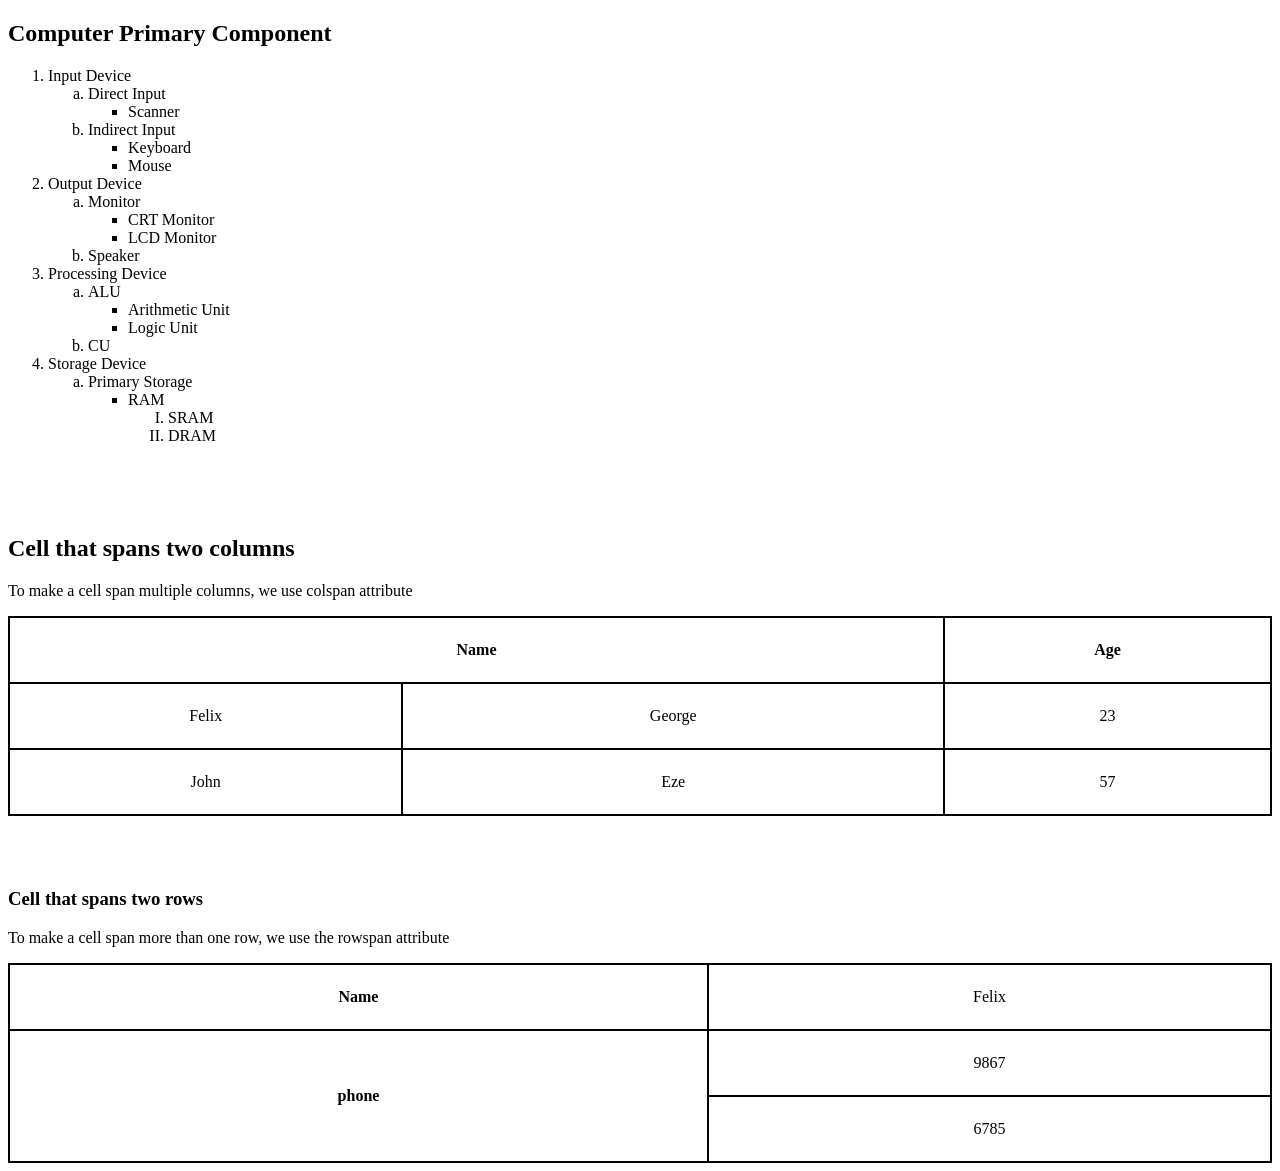
<file: index.html>
<!DOCTYPE html>
<html lang="en">
<head>
    <meta charset="UTF-8">
    <meta name="viewport" content="width=device-width, initial-scale=1.0">
    <title>Computer Primary Component Page</title>
    <style>
        table,th,td{
            border: 2px solid black;
            border-collapse: collapse;
        }
        td{
            text-align: center;
        }
        table{
            width: 100%;
            height: 200px;
        }




    </style>
</head>
<body>
    <h2>Computer Primary Component</h2>
    
        <ol><li>Input Device</li>
        <ol type="a"><li >Direct Input <ul><li>Scanner</li></ul></li>
        <li>Indirect Input <ul><li>Keyboard</li><li>Mouse</li></ul></li></ol>
        <li>Output Device</li><ol type="a"><li>Monitor</li><ul><li>CRT Monitor</li><li>LCD Monitor</li></ul>
            <li>Speaker</li>
            
        </ol>
        <li>Processing Device</li><ol type="a"><li>ALU</li><ul><li>Arithmetic Unit</li><li>Logic Unit</li></ul>
        <li>CU</li></ol>

        <li>Storage Device <ol type="a"><li>Primary Storage <ul><li>RAM <ol type="I"><li>SRAM</li><LI>DRAM</LI></ol></li></ul></li></ol></li>
        
    
    </ol>

    <br><br><br>

    <h2>Cell that spans two columns</h2>
    <p>To make a cell span multiple columns, we use colspan attribute</p>


    <table>
        <tr>
            <th colspan="2">Name</th>
            <th>Age</th>
        </tr>
        <tr>
            <td>Felix</td>
            <td>George</td>
            <td>23</td>
        
            


        </tr>

        <tr>
            <td>John</td>
            <td>Eze</td>
            <td>57</td>

        </tr>





    </table>

    <br><br><br>
    <h3>Cell that spans two rows</h3>
    <p>To make a cell span more than one row, we use the rowspan attribute</p>

    <table>
        <tr>
            <th>Name</th>
            <td>Felix</td>
        </tr>
        <tr>
            <th rowspan="2">phone</th>
            <td>9867</td>
        </tr>
        <tr>
            <td>6785</td>
        </tr>






    </table>
    
    
        
    
    
</body>
</html>
</file>
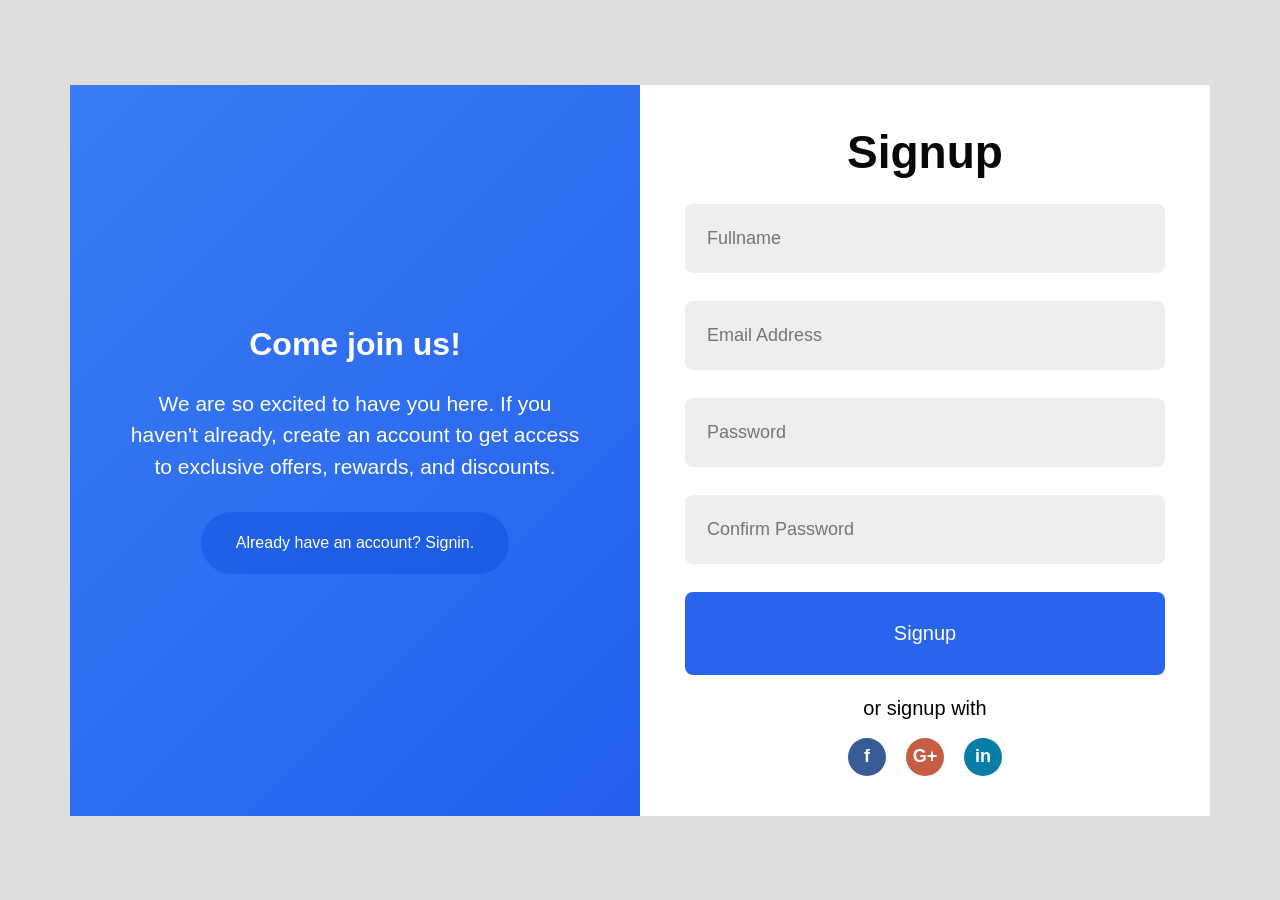
<file: signup.html>
<!DOCTYPE html>
<html lang="en">
<head>
    <meta charset="UTF-8">
    <meta name="viewport" content="width=device-width, initial-scale=1.0">
    <title>Sign up Page</title>
    <link rel="stylesheet" href="css/signup.css">
</head>
<body>
    <div class="container">

    <div class="welcome">
        <h1>Come join us!</h1>

        <p>
            We are so excited to have you here. If you
            haven't already, create an account to get
            access to exclusive offers, rewards, and
            discounts.
        </p>

        <a href="#" class="signin">
            Already have an account? Signin.
        </a>
    </div>

    <div class="signup">
        <h1>Signup</h1>

        <form>
            <input type="text" placeholder="Fullname" required>

            <input type="email" placeholder="Email Address" required>

            <input type="password" placeholder="Password" required>

            <input type="password" placeholder="Confirm Password" required>

            <button type="submit">Signup</button>
        </form>

        <p class="social-text">or signup with</p>

        <div class="social-icons">
            <a href="#" class="facebook">f</a>
            <a href="#" class="google">G+</a>
            <a href="#" class="linkedin">in</a>
        </div>
    </div>

</div>
    
            
                
        
            
    

    
    
</body>
</html>
</file>
<file: css/signup.css>
* {
    margin: 0;
    padding: 0;
    box-sizing: border-box;
}

body {
    font-family: Arial, sans-serif;
    background: #dedede;
    min-height: 100vh;
    display: flex;
    justify-content: center;
    align-items: center;
    padding: 30px;
}

.container {
    width: 100%;
    max-width: 1140px;
    min-height: 650px;
    background: white;
    display: flex;
}


.welcome {
    width: 50%;
    background: linear-gradient(135deg, #397cf3, #2460ed);
    color: white;
    display: flex;
    flex-direction: column;
    justify-content: center;
    align-items: center;
    text-align: center;
    padding: 60px;
}

.welcome h1 {
    font-size: 32px;
    margin-bottom: 25px;
}

.welcome p {
    font-size: 21px;
    line-height: 1.5;
    margin-bottom: 30px;
}

.signin {
    background: rgba(0, 70, 210, 0.35);
    color: white;
    text-decoration: none;
    padding: 22px 35px;
    border-radius: 40px;
}


.signup {
    width: 50%;
    padding: 40px 45px;
    text-align: center;
}

.signup h1 {
    font-size: 46px;
    margin-bottom: 25px;
    color: #080808;
}

.signup form {
    display: flex;
    flex-direction: column;
    gap: 28px;
}

.signup input {
    width: 100%;
    height: 69px;
    border: none;
    outline: none;
    border-radius: 8px;
    background: #eeeeee;
    padding: 0 22px;
    font-size: 18px;
}

.signup input:focus {
    border: 2px solid #2864ed;
}

.signup button {
    height: 83px;
    border: none;
    border-radius: 8px;
    background: #2864ed;
    color: white;
    font-size: 20px;
    cursor: pointer;
}

.signup button:hover {
    background: #174fce;
}

.social-text {
    font-size: 20px;
    margin: 22px 0 18px;
}

.social-icons {
    display: flex;
    justify-content: center;
    gap: 20px;
}

.social-icons a {
    width: 38px;
    height: 38px;
    border-radius: 50%;
    display: flex;
    justify-content: center;
    align-items: center;
    color: white;
    font-weight: bold;
    font-size: 18px;
    text-decoration: none;
}

.facebook {
    background: #365b96;
}

.google {
    background: #c65c42;
}

.linkedin {
    background: #087da5;
}

/* Make it fit smaller screens */
@media (max-width: 768px) {
    body {
        padding: 15px;
    }

    .container {
        flex-direction: column;
    }

    .welcome,
    .signup {
        width: 100%;
        padding: 35px 25px;
    }

    .welcome p {
        font-size: 17px;
    }

    .signup h1 {
        font-size: 36px;
    }

    .signup form {
        gap: 18px;
    }
}
</file>
